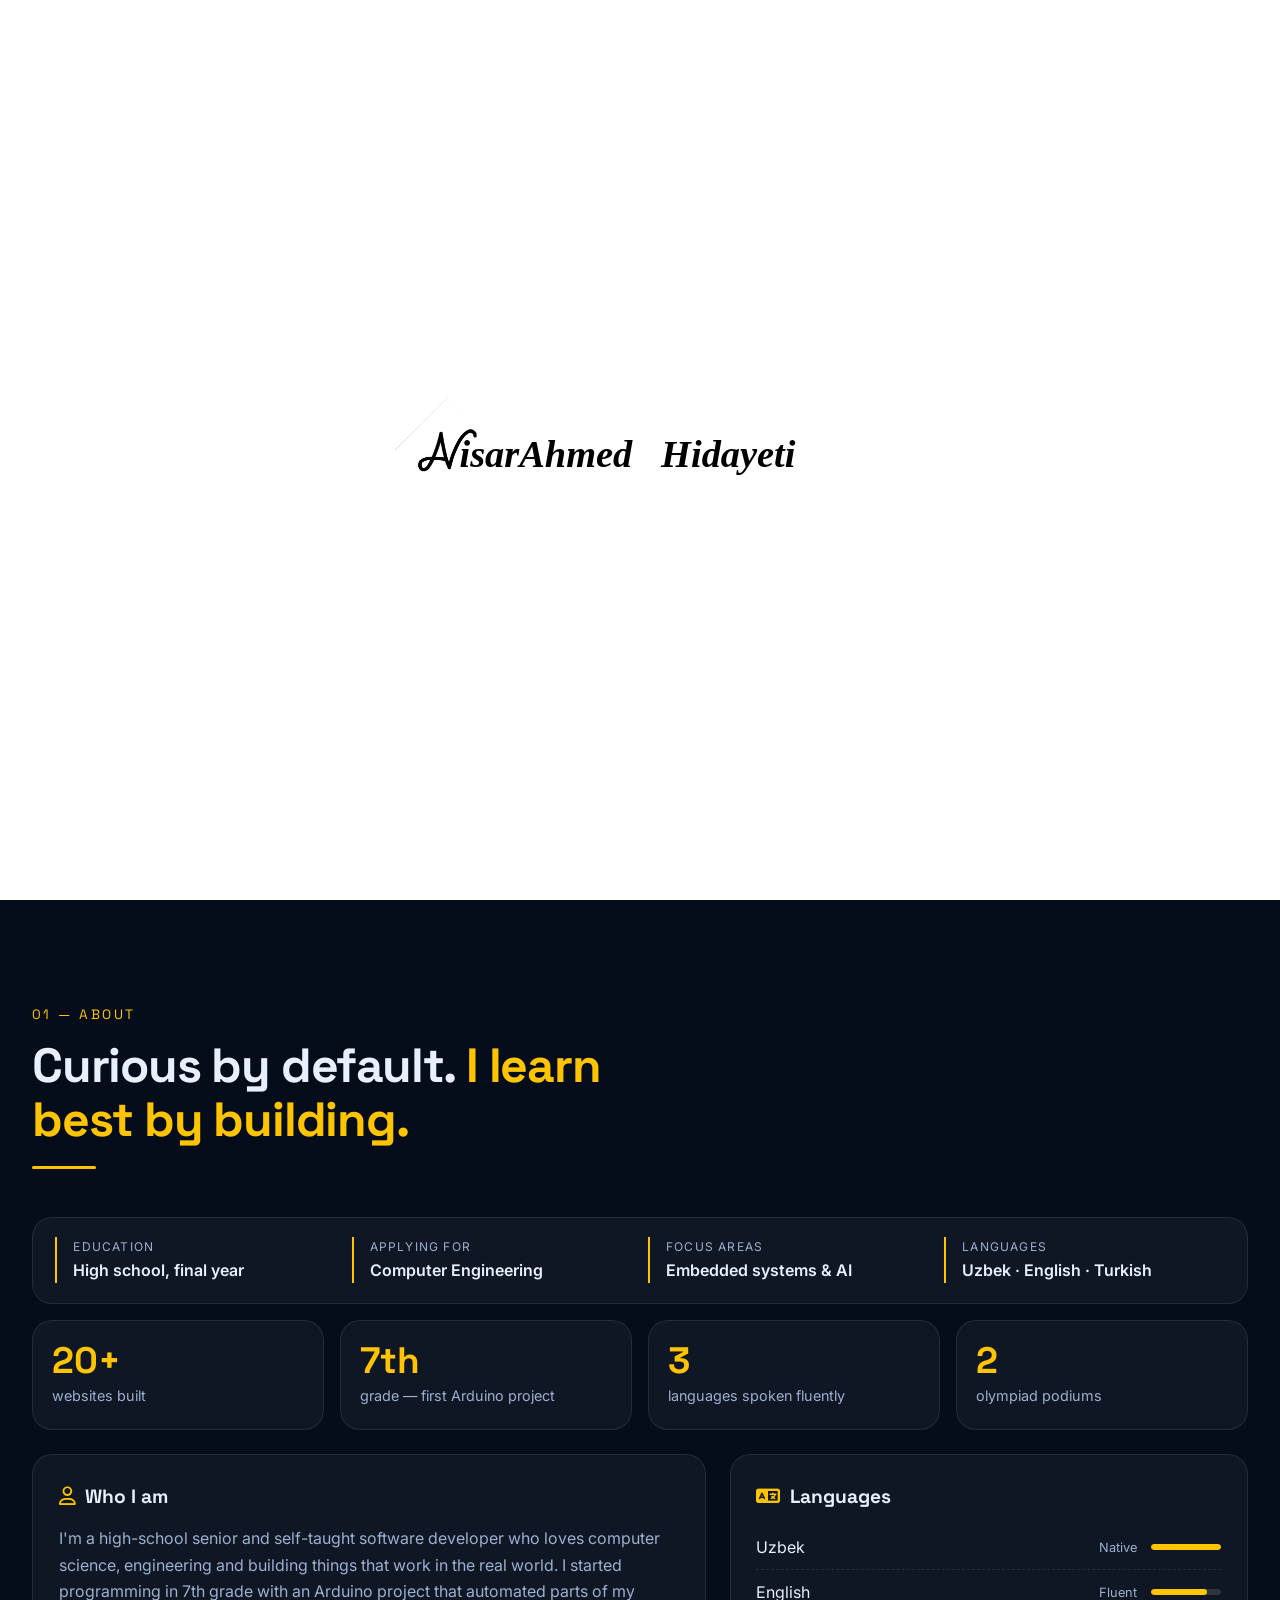
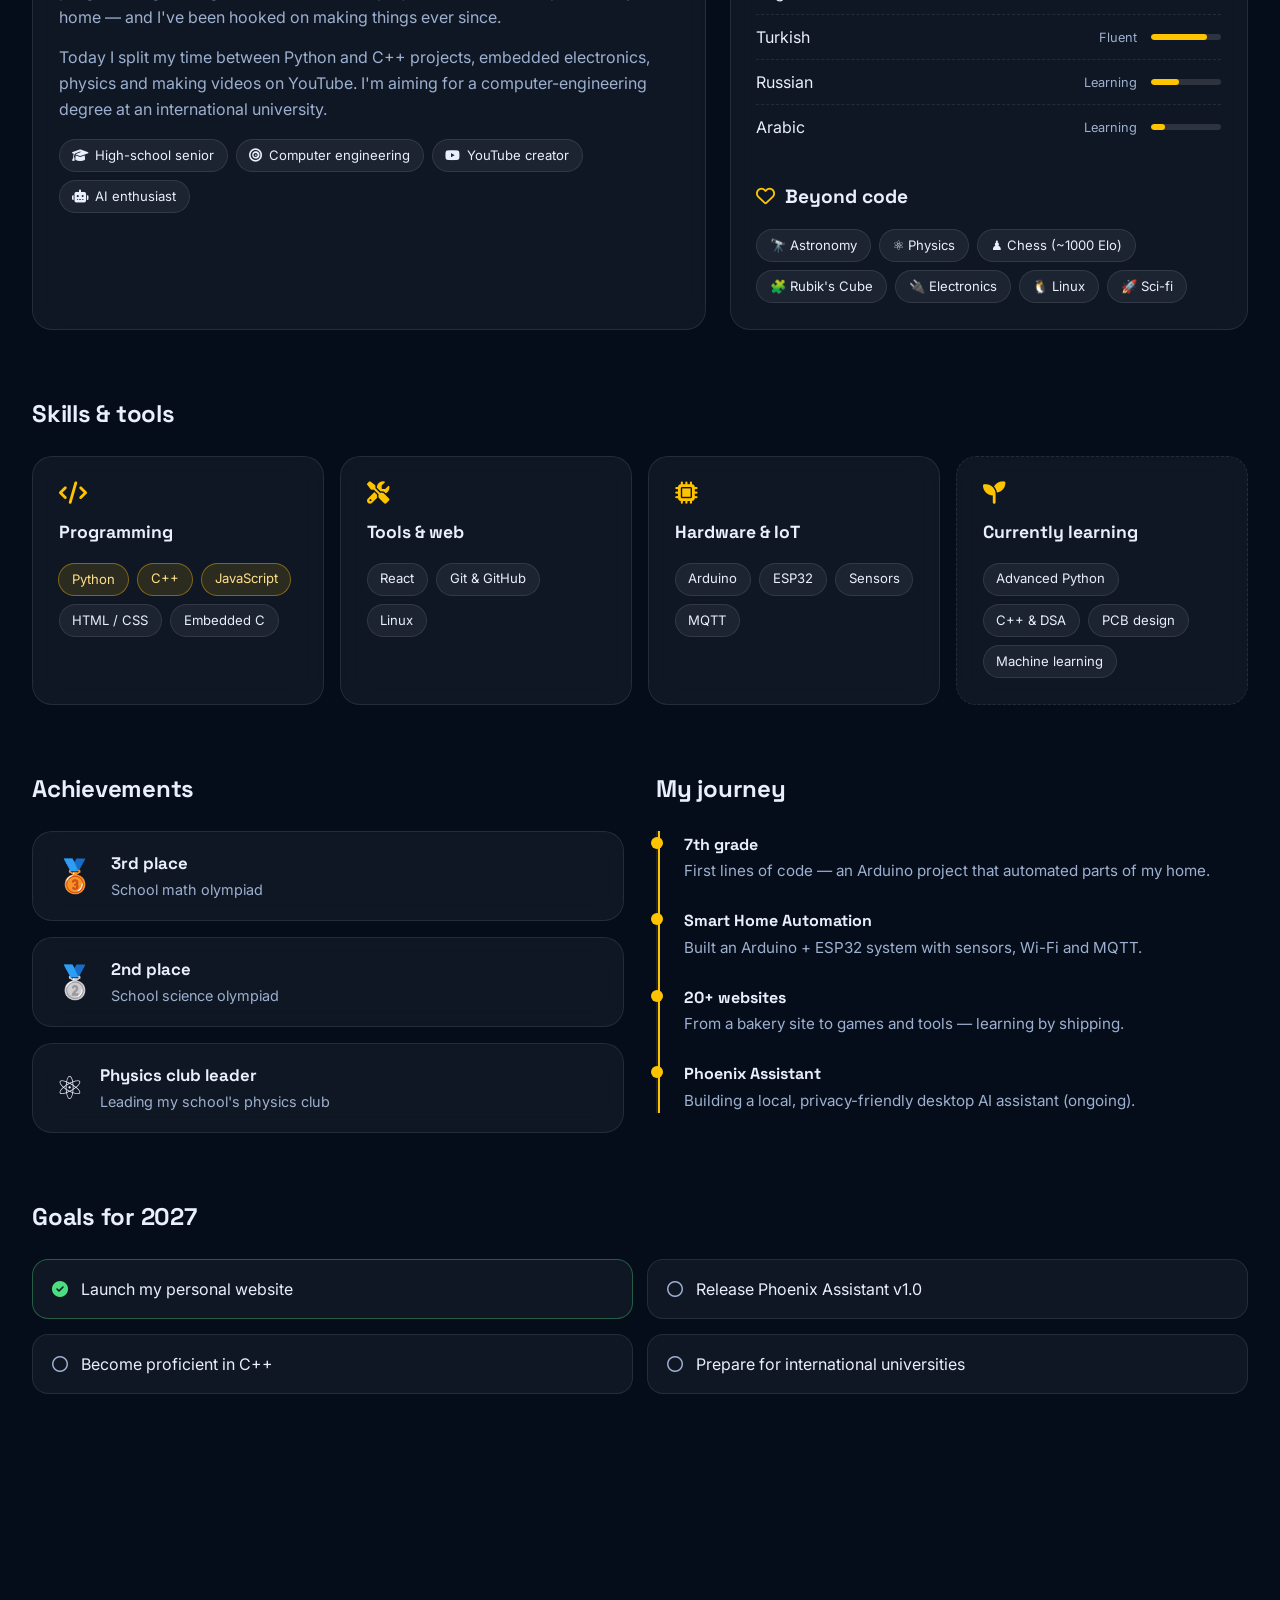
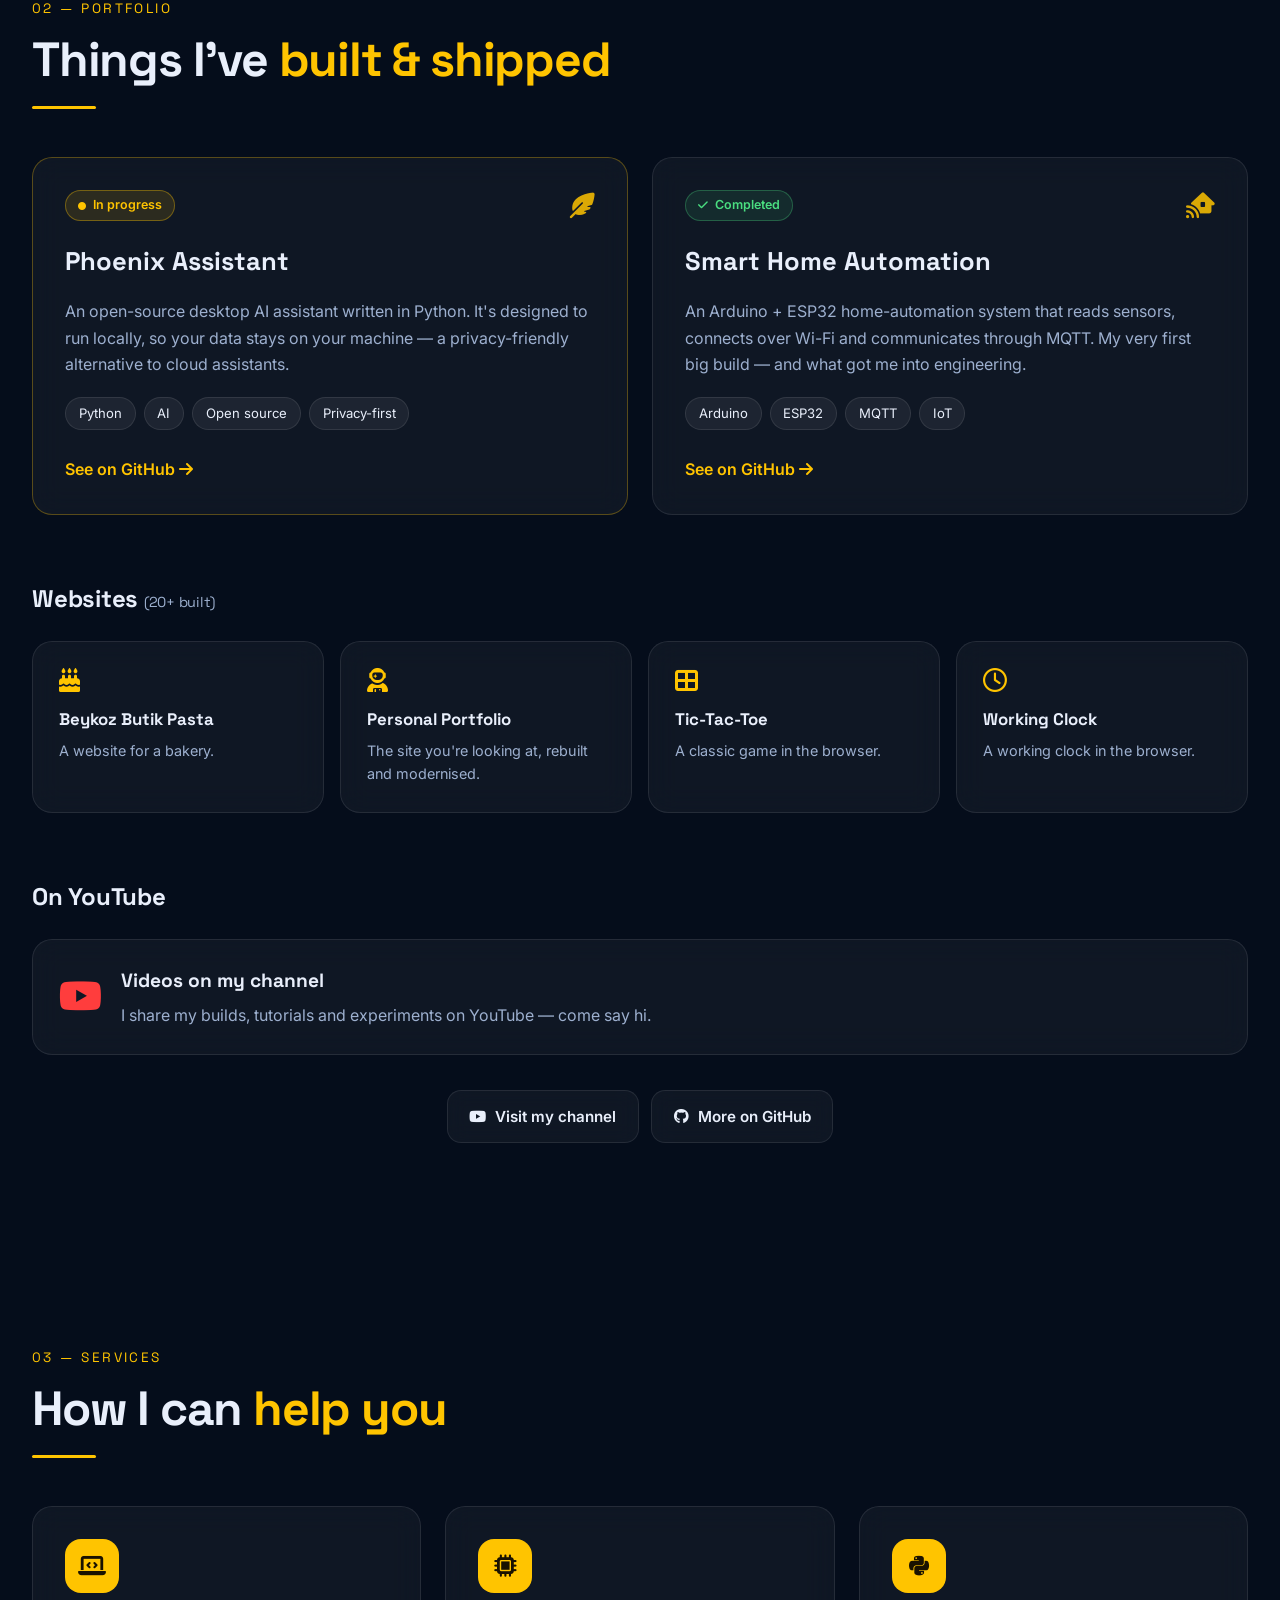
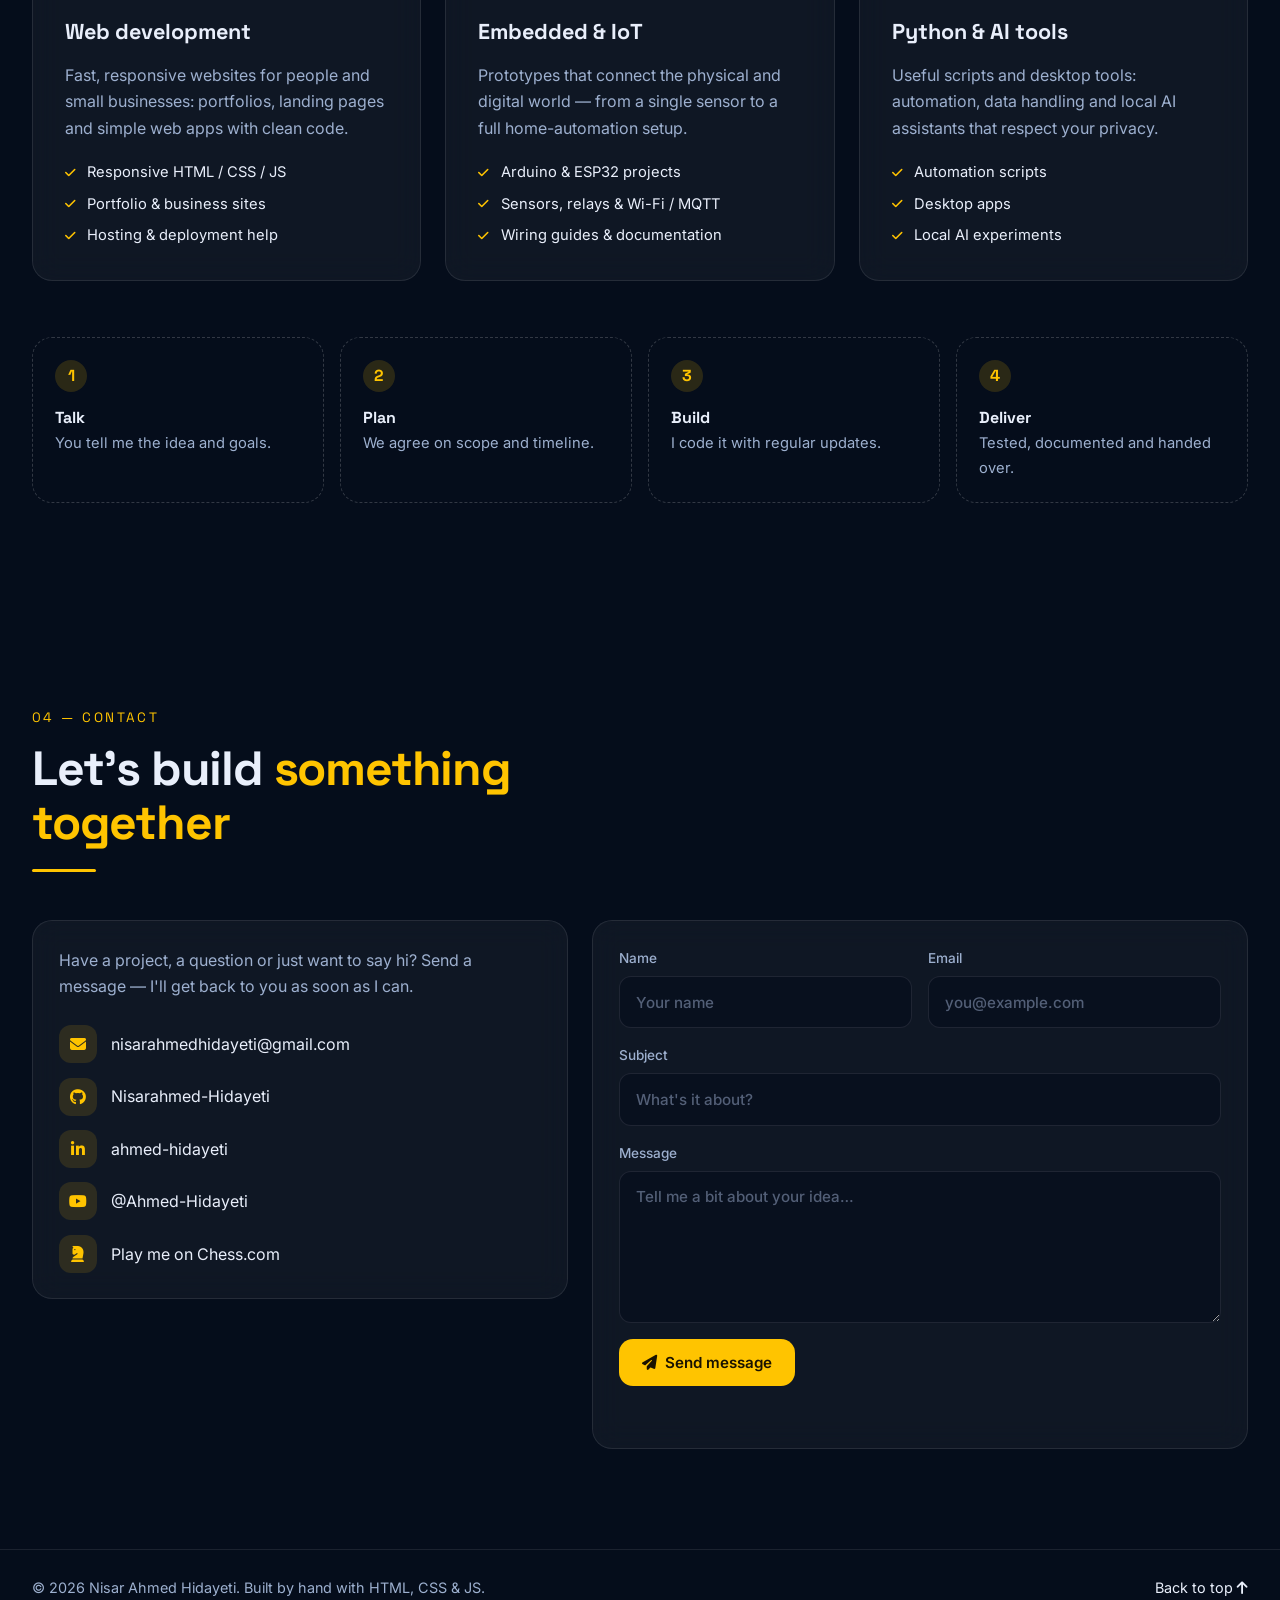
<file: Personal-website-main/index.html>
<!DOCTYPE html>
<html lang="en">
  <head>
    <meta charset="UTF-8" />
    <meta
      name="viewport"
      content="width=device-width, initial-scale=1.0,viewport-fit=cover"
    />
    <title>Nisar Ahmed Hidayeti — Software Developer &amp; Maker</title>
    <meta
      name="description"
      content="Portfolio of Nisar Ahmed Hidayeti (Ahmed): self-taught software developer, embedded-systems tinkerer and AI enthusiast preparing for computer engineering at university."
    />
    <meta name="theme-color" content="#050d1b" />
    <meta property="og:title" content="Nisar Ahmed Hidayeti — Software Developer & Maker" />
    <meta
      property="og:description"
      content="Python, C++, Arduino/ESP32, web development and open-source AI. Projects, skills and contact."
    />
    <meta property="og:type" content="website" />
    <meta property="og:image" content="./images/mann.png" />

    <link rel="stylesheet" href="./css/heather.css" />
    <link rel="stylesheet" href="./css/general.css" />
    <link rel="stylesheet" href="./css/animation.css" />
    <link rel="stylesheet" href="./css/firstpage.css" />
    <link rel="stylesheet" href="./css/wholepages.css" />
    <script defer src="./script/animation.js"></script>
    <script defer src="./script/general.js"></script>
    <script defer src="./script/heater.js"></script>
    <script defer src="./script/secondpage.js"></script>
    <link
      rel="stylesheet"
      href="https://cdnjs.cloudflare.com/ajax/libs/font-awesome/6.5.1/css/all.min.css"
      integrity="sha512-DTOQO9RWCH3ppGqcWaEA1BIZOC6xxalwEsw9c2QQeAIftl+Vegovlnee1c9QX4TctnWMn13TZye+giMm8e2LwA=="
      crossorigin="anonymous"
      referrerpolicy="no-referrer"
    />
    <link rel="preconnect" href="https://fonts.googleapis.com" />
    <link rel="preconnect" href="https://fonts.gstatic.com" crossorigin />
    <link
      href="https://fonts.googleapis.com/css2?family=Inter:wght@400;500;600&family=Space+Grotesk:wght@500;600;700&family=Roboto:ital,wght@0,400;0,500;0,700;1,500;1,700&family=Varela+Round&display=swap"
      rel="stylesheet"
    />
    <link rel="icon" href="./images/icon.png" />
    <script type="application/ld+json">
      {
        "@context": "https://schema.org",
        "@type": "Person",
        "name": "Nisar Ahmed Hidayeti",
        "alternateName": "Ahmed Hidayeti",
        "url": "https://nisarahmedhidayeti.netlify.app/",
        "email": "mailto:nisarahmedhidayeti@gmail.com",
        "jobTitle": "Student & software developer",
        "knowsLanguage": ["uz", "en", "tr"],
        "sameAs": [
          "https://github.com/Nisarahmed-Hidayeti",
          "https://www.linkedin.com/in/ahmed-hidayeti/",
          "https://www.youtube.com/@Ahmed-Hidayeti"
        ]
      }
    </script>
  </head>
  <body>
    <!-- ===== LOADING ANIMATION (unchanged) ===== -->
    <div id="animation">
      <div id="background">
        <img id="backgroundimg" src="./images/icon.png" alt="" />
        <p id="name">isarAhmed &nbsp Hidayeti</p>
      </div>
    </div>
    <!-- ===== /LOADING ANIMATION ===== -->

    <div id="progress" aria-hidden="true"></div>
    <div class="container">
      <div id="backgroundbody"></div>

      <header>
        <nav class="nav" aria-label="Main">
          <a href="#home" class="brand" aria-label="Home">
            <img src="./images/logo2.png" alt="NisarAhmed" />
          </a>
          <ul class="nav-links" id="navLinks">
            <li><a href="#home" data-nav="home">Home</a></li>
            <li><a href="#about" data-nav="about">About</a></li>
            <li><a href="#portfolio" data-nav="portfolio">Portfolio</a></li>
            <li><a href="#services" data-nav="services">Services</a></li>
            <li><a href="#contact" data-nav="contact">Contact</a></li>
          </ul>
          <a href="#contact" class="nav-cta">Let's talk</a>
          <button
            class="nav-toggle"
            id="navToggle"
            aria-label="Open menu"
            aria-expanded="false"
            aria-controls="navLinks"
          >
            <span></span><span></span><span></span>
          </button>
        </nav>
      </header>

      <section class="myfirstpage" id="home">
        <div id="firstintroduce">
          <p class="hello">
            Hi there <span id="waveinghand">👋</span> I'm Ahmed
          </p>
          <h1>
            I build <span class="rotator" id="rotator">AI tools</span><span class="caret"></span>
          </h1>
          <p class="lead">
            Self-taught developer and maker. I write Python and C++, wire up
            Arduino/ESP32 hardware and design websites &mdash; and I'm preparing
            for computer engineering at university.
          </p>
          <div class="cta-row">
            <a class="btn btn-primary" id="CV" href="./images/mycv.pdf" target="_blank" rel="noopener" download="Ahmed-Hidayeti-CV.pdf">
              <i class="fa-solid fa-file-arrow-down"></i> Download CV
            </a>
            <a class="btn btn-ghost" href="#portfolio">
              <i class="fa-solid fa-layer-group"></i> View projects
            </a>
            <a class="btn btn-ghost" id="email" href="mailto:nisarahmedhidayeti@gmail.com">
              <i class="fa-solid fa-envelope"></i> Email me
            </a>
          </div>
          <ul class="socials" aria-label="Social links">
            <li><a id="github" href="https://github.com/Nisarahmed-Hidayeti" target="_blank" rel="noopener" aria-label="GitHub"><i class="fa-brands fa-github"></i></a></li>
            <li><a id="LinkedIn" href="https://www.linkedin.com/in/ahmed-hidayeti/" target="_blank" rel="noopener" aria-label="LinkedIn"><i class="fa-brands fa-linkedin-in"></i></a></li>
            <li><a id="YouTube" href="https://www.youtube.com/@Ahmed-Hidayeti" target="_blank" rel="noopener" aria-label="YouTube"><i class="fa-brands fa-youtube"></i></a></li>
            <li><a id="X" href="https://x.com/AhmedHidayet507" target="_blank" rel="noopener" aria-label="X"><i class="fa-brands fa-x-twitter"></i></a></li>
            <li><a id="instagram" href="https://www.instagram.com/ahmednw06/" target="_blank" rel="noopener" aria-label="Instagram"><i class="fa-brands fa-instagram"></i></a></li>
          </ul>
        </div>

        <div class="photo-wrap">
          <div id="picofme" role="img" aria-label="Photo of Ahmed"></div>
        </div>

        <a href="#about" class="scroll-hint" aria-label="Scroll to About">
          <i class="fa-solid fa-chevron-down"></i>
        </a>
      </section>
    </div>

    <main id="wholepages">
      <!-- ================= ABOUT ================= -->
      <section id="about" class="section">
        <div class="wrap">
          <div class="section-head reveal">
            <span class="eyebrow">01 &mdash; About</span>
            <h2>Curious by default. <span class="grad">I learn best by building.</span></h2>
          </div>

          <dl class="glance reveal">
            <div><dt>Education</dt><dd>High school, final year</dd></div>
            <div><dt>Applying for</dt><dd>Computer Engineering</dd></div>
            <div><dt>Focus areas</dt><dd>Embedded systems &amp; AI</dd></div>
            <div><dt>Languages</dt><dd>Uzbek · English · Turkish</dd></div>
          </dl>

          <div class="stats reveal">
            <div class="stat"><b data-count="20" data-suffix="+">20+</b><span>websites built</span></div>
            <div class="stat"><b>7th</b><span>grade &mdash; first Arduino project</span></div>
            <div class="stat"><b data-count="3">3</b><span>languages spoken fluently</span></div>
            <div class="stat"><b data-count="2">2</b><span>olympiad podiums</span></div>
          </div>

          <div class="grid-about">
            <article class="card reveal">
              <h3><i class="fa-regular fa-user"></i> Who I am</h3>
              <p>
                I'm a high-school senior and self-taught software developer who
                loves computer science, engineering and building things that
                work in the real world. I started programming in 7th grade with
                an Arduino project that automated parts of my home &mdash; and
                I've been hooked on making things ever since.
              </p>
              <p>
                Today I split my time between Python and C++ projects, embedded
                electronics, physics and making videos on YouTube. I'm aiming
                for a computer-engineering degree at an international
                university.
              </p>
              <div class="chips">
                <span class="chip"><i class="fa-solid fa-graduation-cap"></i> High-school senior</span>
                <span class="chip"><i class="fa-solid fa-bullseye"></i> Computer engineering</span>
                <span class="chip"><i class="fa-brands fa-youtube"></i> YouTube creator</span>
                <span class="chip"><i class="fa-solid fa-robot"></i> AI enthusiast</span>
              </div>
            </article>

            <article class="card reveal">
              <h3><i class="fa-solid fa-language"></i> Languages</h3>
              <ul class="langs">
                <li><span>Uzbek</span><em>Native</em><i class="dots" data-level="5"></i></li>
                <li><span>English</span><em>Fluent</em><i class="dots" data-level="4"></i></li>
                <li><span>Turkish</span><em>Fluent</em><i class="dots" data-level="4"></i></li>
                <li><span>Russian</span><em>Learning</em><i class="dots" data-level="2"></i></li>
                <li><span>Arabic</span><em>Learning</em><i class="dots" data-level="1"></i></li>
              </ul>
              <h3 class="mt"><i class="fa-regular fa-heart"></i> Beyond code</h3>
              <div class="chips">
                <span class="chip">🔭 Astronomy</span>
                <span class="chip">⚛️ Physics</span>
                <span class="chip">♟️ Chess (~1000 Elo)</span>
                <span class="chip">🧩 Rubik's Cube</span>
                <span class="chip">🔌 Electronics</span>
                <span class="chip">🐧 Linux</span>
                <span class="chip">🚀 Sci-fi</span>
              </div>
            </article>
          </div>

          <div class="sub-head reveal"><h3>Skills &amp; tools</h3></div>
          <div class="grid-skills">
            <article class="card skill reveal">
              <i class="fa-solid fa-code"></i>
              <h4>Programming</h4>
              <div class="chips"><span class="chip gold">Python</span><span class="chip gold">C++</span><span class="chip gold">JavaScript</span><span class="chip">HTML / CSS</span><span class="chip">Embedded C</span></div>
            </article>
            <article class="card skill reveal">
              <i class="fa-solid fa-screwdriver-wrench"></i>
              <h4>Tools &amp; web</h4>
              <div class="chips"><span class="chip">React</span><span class="chip">Git &amp; GitHub</span><span class="chip">Linux</span></div>
            </article>
            <article class="card skill reveal">
              <i class="fa-solid fa-microchip"></i>
              <h4>Hardware &amp; IoT</h4>
              <div class="chips"><span class="chip">Arduino</span><span class="chip">ESP32</span><span class="chip">Sensors</span><span class="chip">MQTT</span></div>
            </article>
            <article class="card skill reveal learning">
              <i class="fa-solid fa-seedling"></i>
              <h4>Currently learning</h4>
              <div class="chips"><span class="chip">Advanced Python</span><span class="chip">C++ &amp; DSA</span><span class="chip">PCB design</span><span class="chip">Machine learning</span></div>
            </article>
          </div>

          <div class="grid-two">
            <div>
              <div class="sub-head reveal"><h3>Achievements</h3></div>
              <div class="ach">
                <article class="card ach-card reveal"><span class="medal">🥉</span><div><b>3rd place</b><p>School math olympiad</p></div></article>
                <article class="card ach-card reveal"><span class="medal">🥈</span><div><b>2nd place</b><p>School science olympiad</p></div></article>
                <article class="card ach-card reveal"><span class="medal">⚛️</span><div><b>Physics club leader</b><p>Leading my school's physics club</p></div></article>
              </div>
            </div>
            <div>
              <div class="sub-head reveal"><h3>My journey</h3></div>
              <ol class="timeline">
                <li class="reveal"><b>7th grade</b><p>First lines of code &mdash; an Arduino project that automated parts of my home.</p></li>
                <li class="reveal"><b>Smart Home Automation</b><p>Built an Arduino + ESP32 system with sensors, Wi-Fi and MQTT.</p></li>
                <li class="reveal"><b>20+ websites</b><p>From a bakery site to games and tools &mdash; learning by shipping.</p></li>
                <li class="reveal"><b>Phoenix Assistant</b><p>Building a local, privacy-friendly desktop AI assistant (ongoing).</p></li>
              </ol>
            </div>
          </div>

          <div class="sub-head reveal"><h3>Goals for 2027</h3></div>
          <ul class="goals reveal">
            <li class="done"><i class="fa-solid fa-circle-check"></i> Launch my personal website</li>
            <li><i class="fa-regular fa-circle"></i> Release Phoenix Assistant v1.0</li>
            <li><i class="fa-regular fa-circle"></i> Become proficient in C++</li>
            <li><i class="fa-regular fa-circle"></i> Prepare for international universities</li>
          </ul>
        </div>
      </section>

      <!-- ================= PORTFOLIO ================= -->
      <section id="portfolio" class="section">
        <div class="wrap">
          <div class="section-head reveal">
            <span class="eyebrow">02 &mdash; Portfolio</span>
            <h2>Things I've <span class="grad">built &amp; shipped</span></h2>
          </div>

          <div class="grid-projects">
            <article class="card project featured reveal">
              <div class="project-top">
                <span class="badge live"><i class="fa-solid fa-circle"></i> In progress</span>
                <i class="fa-solid fa-feather-pointed project-icon"></i>
              </div>
              <h3>Phoenix Assistant</h3>
              <p>
                An open-source desktop AI assistant written in Python. It's
                designed to run locally, so your data stays on your machine
                &mdash; a privacy-friendly alternative to cloud assistants.
              </p>
              <div class="chips"><span class="chip">Python</span><span class="chip">AI</span><span class="chip">Open source</span><span class="chip">Privacy-first</span></div>
              <a class="link" href="https://github.com/Nisarahmed-Hidayeti" target="_blank" rel="noopener">See on GitHub <i class="fa-solid fa-arrow-right"></i></a>
            </article>

            <article class="card project reveal">
              <div class="project-top">
                <span class="badge done"><i class="fa-solid fa-check"></i> Completed</span>
                <i class="fa-solid fa-house-signal project-icon"></i>
              </div>
              <h3>Smart Home Automation</h3>
              <p>
                An Arduino + ESP32 home-automation system that reads sensors,
                connects over Wi-Fi and communicates through MQTT. My very
                first big build &mdash; and what got me into engineering.
              </p>
              <div class="chips"><span class="chip">Arduino</span><span class="chip">ESP32</span><span class="chip">MQTT</span><span class="chip">IoT</span></div>
              <a class="link" href="https://github.com/Nisarahmed-Hidayeti" target="_blank" rel="noopener">See on GitHub <i class="fa-solid fa-arrow-right"></i></a>
            </article>
          </div>

          <div class="sub-head reveal"><h3>Websites <small>(20+ built)</small></h3></div>
          <div class="grid-sites">
            <article class="card site reveal"><i class="fa-solid fa-cake-candles"></i><h4>Beykoz Butik Pasta</h4><p>A website for a bakery.</p></article>
            <article class="card site reveal"><i class="fa-solid fa-user-astronaut"></i><h4>Personal Portfolio</h4><p>The site you're looking at, rebuilt and modernised.</p></article>
            <article class="card site reveal"><i class="fa-solid fa-table-cells-large"></i><h4>Tic-Tac-Toe</h4><p>A classic game in the browser.</p></article>
            <article class="card site reveal"><i class="fa-regular fa-clock"></i><h4>Working Clock</h4><p>A working clock in the browser.</p></article>
          </div>

          <div class="sub-head reveal"><h3>On YouTube</h3></div>
          <div class="videos" id="videos"></div>
          <p class="center reveal">
            <a class="btn btn-ghost" href="https://www.youtube.com/@Ahmed-Hidayeti" target="_blank" rel="noopener"><i class="fa-brands fa-youtube"></i> Visit my channel</a>
            <a class="btn btn-ghost" href="https://github.com/Nisarahmed-Hidayeti" target="_blank" rel="noopener"><i class="fa-brands fa-github"></i> More on GitHub</a>
          </p>
        </div>
      </section>

      <!-- ================= SERVICES ================= -->
      <section id="services" class="section">
        <div class="wrap">
          <div class="section-head reveal">
            <span class="eyebrow">03 &mdash; Services</span>
            <h2>How I can <span class="grad">help you</span></h2>
          </div>
          <div class="grid-services">
            <article class="card service reveal">
              <span class="svc-ico"><i class="fa-solid fa-laptop-code"></i></span>
              <h3>Web development</h3>
              <p>Fast, responsive websites for people and small businesses: portfolios, landing pages and simple web apps with clean code.</p>
              <ul><li>Responsive HTML / CSS / JS</li><li>Portfolio &amp; business sites</li><li>Hosting &amp; deployment help</li></ul>
            </article>
            <article class="card service reveal">
              <span class="svc-ico"><i class="fa-solid fa-microchip"></i></span>
              <h3>Embedded &amp; IoT</h3>
              <p>Prototypes that connect the physical and digital world &mdash; from a single sensor to a full home-automation setup.</p>
              <ul><li>Arduino &amp; ESP32 projects</li><li>Sensors, relays &amp; Wi-Fi / MQTT</li><li>Wiring guides &amp; documentation</li></ul>
            </article>
            <article class="card service reveal">
              <span class="svc-ico"><i class="fa-brands fa-python"></i></span>
              <h3>Python &amp; AI tools</h3>
              <p>Useful scripts and desktop tools: automation, data handling and local AI assistants that respect your privacy.</p>
              <ul><li>Automation scripts</li><li>Desktop apps</li><li>Local AI experiments</li></ul>
            </article>
          </div>

          <div class="process reveal">
            <div class="step"><b>1</b><h4>Talk</h4><p>You tell me the idea and goals.</p></div>
            <div class="step"><b>2</b><h4>Plan</h4><p>We agree on scope and timeline.</p></div>
            <div class="step"><b>3</b><h4>Build</h4><p>I code it with regular updates.</p></div>
            <div class="step"><b>4</b><h4>Deliver</h4><p>Tested, documented and handed over.</p></div>
          </div>
        </div>
      </section>

      <!-- ================= CONTACT ================= -->
      <section id="contact" class="section">
        <div class="wrap">
          <div class="section-head reveal">
            <span class="eyebrow">04 &mdash; Contact</span>
            <h2>Let's build <span class="grad">something together</span></h2>
          </div>

          <div class="grid-contact">
            <div class="card contact-info reveal">
              <p>
                Have a project, a question or just want to say hi? Send a
                message &mdash; I'll get back to you as soon as I can.
              </p>
              <ul class="contact-list">
                <li><i class="fa-solid fa-envelope"></i><a href="mailto:nisarahmedhidayeti@gmail.com">nisarahmedhidayeti@gmail.com</a></li>
                <li><i class="fa-brands fa-github"></i><a href="https://github.com/Nisarahmed-Hidayeti" target="_blank" rel="noopener">Nisarahmed-Hidayeti</a></li>
                <li><i class="fa-brands fa-linkedin-in"></i><a href="https://www.linkedin.com/in/ahmed-hidayeti/" target="_blank" rel="noopener">ahmed-hidayeti</a></li>
                <li><i class="fa-brands fa-youtube"></i><a href="https://www.youtube.com/@Ahmed-Hidayeti" target="_blank" rel="noopener">@Ahmed-Hidayeti</a></li>
                <li><i class="fa-solid fa-chess-knight"></i><a href="https://www.chess.com/member/ahmednw06" target="_blank" rel="noopener">Play me on Chess.com</a></li>
              </ul>
            </div>

            <form class="card contact-form reveal" id="contactForm" name="contact" method="POST" action="/?success=1" data-netlify="true" netlify-honeypot="bot-field">
              <input type="hidden" name="form-name" value="contact" />
              <p class="hp"><label>Don't fill this out: <input name="bot-field" tabindex="-1" autocomplete="off" /></label></p>
              <div class="row">
                <label>Name<input type="text" name="name" required autocomplete="name" placeholder="Your name" /></label>
                <label>Email<input type="email" name="email" required autocomplete="email" placeholder="you@example.com" /></label>
              </div>
              <label>Subject<input type="text" name="subject" placeholder="What's it about?" /></label>
              <label>Message<textarea name="message" rows="5" required placeholder="Tell me a bit about your idea…"></textarea></label>
              <button class="btn btn-primary" type="submit"><i class="fa-solid fa-paper-plane"></i> Send message</button>
              <p class="form-status" id="formStatus" role="status" aria-live="polite"></p>
            </form>
          </div>
        </div>
      </section>

      <footer class="footer">
        <div class="wrap footer-in">
          <span>© <span id="year">2026</span> Nisar Ahmed Hidayeti. Built by hand with HTML, CSS &amp; JS.</span>
          <a href="#home">Back to top <i class="fa-solid fa-arrow-up"></i></a>
        </div>
      </footer>
    </main>
  </body>
</html>
</file>
<file: Personal-website-main/css/heather.css>
/* ===== Header / navigation ===== */
header {
  position: fixed;
  top: -15%; /* hidden until the loader finishes (animation.js sets top: 0) */
  left: 0;
  width: 100%;
  z-index: 100;
  padding: 14px 20px;
  opacity: 0;
  filter: blur(10px);
  transition: cubic-bezier(0, 0, 0.1, 1.5) all 0.9s;
  pointer-events: none;
}

.nav {
  pointer-events: auto;
  position: relative;
  width: min(1280px, 100%);
  margin-inline: auto;
  display: flex;
  align-items: center;
  gap: 1rem;
  padding: 0.55rem 0.7rem 0.55rem 1.2rem;
  border-radius: 18px;
  background: rgba(7, 20, 40, 0.55);
  border: 1px solid var(--border);
  backdrop-filter: blur(18px) saturate(140%);
  -webkit-backdrop-filter: blur(18px) saturate(140%);
  transition: background 0.3s;
}
header.scrolled .nav {
  background: rgba(5, 13, 27, 0.82);
}

.brand {
  display: block;
  line-height: 0;
}
.brand img {
  height: 40px;
  width: auto;
  display: block;
  transition: transform 0.3s;
}
.brand:hover img {
  transform: translate(-2px, -2px);
}

.nav-links {
  display: flex;
  gap: 0.2rem;
  margin-left: auto;
}
.nav-links a {
  position: relative;
  display: block;
  padding: 0.5rem 0.95rem;
  border-radius: 10px;
  color: var(--muted);
  text-decoration: none;
  font-weight: 500;
  font-size: 0.93rem;
  transition: color 0.25s, background 0.25s;
}
.nav-links a:hover {
  color: var(--text);
  background: rgba(255, 255, 255, 0.06);
}
.nav-links a.active {
  color: var(--gold);
}
.nav-links a.active::after {
  content: "";
  position: absolute;
  left: 50%;
  bottom: 2px;
  width: 16px;
  height: 2px;
  margin-left: -8px;
  border-radius: 2px;
  background: var(--gold);
}

.nav-cta {
  padding: 0.55rem 1.1rem;
  border-radius: 12px;
  font-weight: 600;
  font-size: 0.9rem;
  text-decoration: none;
  color: #1a1200;
  background: var(--gold);
  transition: transform 0.25s, background 0.25s;
}
.nav-cta:hover {
  transform: translateY(-2px);
  background: #ffd23f;
}

.nav-toggle {
  display: none;
  width: 42px;
  height: 42px;
  margin-left: auto;
  background: var(--surface);
  border: 1px solid var(--border);
  border-radius: 12px;
  flex-direction: column;
  align-items: center;
  justify-content: center;
  gap: 5px;
}
.nav-toggle span {
  width: 18px;
  height: 2px;
  background: var(--text);
  border-radius: 2px;
  transition: transform 0.3s, opacity 0.3s;
}
.nav-toggle[aria-expanded="true"] span:nth-child(1) {
  transform: translateY(7px) rotate(45deg);
}
.nav-toggle[aria-expanded="true"] span:nth-child(2) {
  opacity: 0;
}
.nav-toggle[aria-expanded="true"] span:nth-child(3) {
  transform: translateY(-7px) rotate(-45deg);
}

@media (max-width: 820px) {
  header {
    padding: 10px 12px;
  }
  .nav-cta {
    display: none;
  }
  .nav-toggle {
    display: flex;
  }
  .nav-links {
    position: absolute;
    top: calc(100% + 10px);
    left: 0;
    right: 0;
    flex-direction: column;
    gap: 0.2rem;
    padding: 0.6rem;
    margin: 0;
    border-radius: 18px;
    background: rgba(5, 13, 27, 0.96);
    border: 1px solid var(--border);
    backdrop-filter: blur(18px);
    box-shadow: 0 20px 50px rgba(0, 0, 0, 0.5);
    opacity: 0;
    visibility: hidden;
    transform: translateY(-8px);
    transition: opacity 0.25s, transform 0.25s, visibility 0.25s;
  }
  .nav-links.open {
    opacity: 1;
    visibility: visible;
    transform: none;
  }
  .nav-links a {
    padding: 0.85rem 1rem;
    font-size: 1rem;
  }
  .nav-links a.active::after {
    display: none;
  }
}
</file>
<file: Personal-website-main/css/general.css>
/* ===== Design tokens ===== */
:root {
  --bg: #050d1b;
  --bg-2: #071a33;
  --surface: rgba(255, 255, 255, 0.045);
  --surface-2: rgba(255, 255, 255, 0.08);
  --border: rgba(255, 255, 255, 0.09);
  --text: #e9effb;
  --muted: #9db0cf;
  --gold: #ffc400; /* same gold as your original nav hover */
  --gold-2: #ff9d00;
  --cyan: #4cc9f0;
  --radius: 20px;
  --font-body: "Inter", system-ui, -apple-system, "Segoe UI", sans-serif;
  --font-head: "Space Grotesk", "Inter", system-ui, sans-serif;
}

html {
  scroll-behavior: smooth;
  scroll-padding-top: 90px;
}

* {
  padding: 0;
  margin: 0;
  box-sizing: border-box;
}

body {
  background-color: var(--bg);
  overflow-x: hidden;
  cursor: url("../images/normal.png"), auto;
  -webkit-font-smoothing: antialiased;
}

/* colours/fonts are set on these wrappers (not <body>) so the loader keeps
   its original look */
.container,
#wholepages {
  color: var(--text);
  font-family: var(--font-body);
  font-size: 1rem;
  line-height: 1.65;
}

a,
button,
.btn {
  cursor: url("../images/pointer.png"), pointer;
}

img {
  max-width: 100%;
  display: block;
}

ul,
ol {
  list-style: none;
}

::selection {
  background: var(--gold);
  color: #111;
}

:focus-visible {
  outline: 2px solid var(--gold);
  outline-offset: 3px;
  border-radius: 6px;
}

/* The loader fades out but stays in the DOM for a while; this lets clicks
   pass through it (does not change how the loader looks). */
#animation {
  pointer-events: none;
}

/* ===== Fixed background ===== */
#backgroundbody {
  position: fixed;
  inset: 0;
  z-index: -1;
  background-color: var(--bg);
  background-image: linear-gradient(180deg, rgba(5, 13, 27, 0.7), rgba(5, 13, 27, 0.94)),
    url("../images/ilk.jpg");
  background-size: cover;
  background-position: center;
}
#backgroundbody::after {
  content: "";
  position: absolute;
  inset: 0;
  background-image: radial-gradient(rgba(255, 255, 255, 0.07) 1px, transparent 1px);
  background-size: 34px 34px;
  mask-image: radial-gradient(70% 60% at 50% 40%, #000, transparent);
  -webkit-mask-image: radial-gradient(70% 60% at 50% 40%, #000, transparent);
}

/* ===== Shared components ===== */
.wrap {
  width: min(1280px, 100% - 64px);
  margin-inline: auto;
}

.btn {
  display: inline-flex;
  align-items: center;
  gap: 0.55rem;
  padding: 0.8rem 1.35rem;
  border-radius: 14px;
  font-weight: 600;
  font-size: 0.95rem;
  text-decoration: none;
  border: 1px solid transparent;
  transition: transform 0.25s, box-shadow 0.25s, background 0.25s,
    border-color 0.25s;
  font-family: var(--font-body);
}
.btn:hover {
  transform: translateY(-3px);
}
.btn-primary {
  background: var(--gold);
  color: #1a1200;
}
.btn-primary:hover {
  background: #ffd23f;
}
.btn-ghost {
  background: var(--surface);
  color: var(--text);
  border-color: var(--border);
  backdrop-filter: blur(10px);
}
.btn-ghost:hover {
  background: var(--surface-2);
  border-color: rgba(255, 196, 0, 0.5);
}

.card {
  position: relative;
  background: var(--surface);
  border: 1px solid var(--border);
  border-radius: var(--radius);
  padding: 1.6rem;
  backdrop-filter: blur(14px);
  -webkit-backdrop-filter: blur(14px);
  transition: transform 0.35s, border-color 0.35s, background 0.35s;
  overflow: hidden;
}
.card:hover {
  border-color: rgba(255, 196, 0, 0.35);
  transform: translateY(-4px);
}

.chips {
  display: flex;
  flex-wrap: wrap;
  gap: 0.5rem;
  margin-top: 1rem;
}
.chip {
  display: inline-flex;
  align-items: center;
  gap: 0.4rem;
  font-size: 0.82rem;
  padding: 0.3rem 0.8rem;
  border-radius: 999px;
  background: rgba(255, 255, 255, 0.06);
  border: 1px solid var(--border);
  color: var(--text);
}
.chip.gold {
  background: rgba(255, 196, 0, 0.12);
  border-color: rgba(255, 196, 0, 0.4);
  color: #ffe08a;
}

.grad {
  color: var(--gold);
}

/* ===== Scroll reveal ===== */
.js .reveal {
  opacity: 0;
  transform: translateY(28px);
  transition: opacity 0.8s cubic-bezier(0.2, 0.7, 0.2, 1),
    transform 0.8s cubic-bezier(0.2, 0.7, 0.2, 1), border-color 0.35s,
    background 0.35s;
  transition-delay: var(--d, 0s);
}
.js .reveal.in {
  opacity: 1;
  transform: none;
}
.js .card.reveal.in:hover {
  transform: translateY(-4px);
  transition-delay: 0s;
}

@media (prefers-reduced-motion: reduce) {
  html {
    scroll-behavior: auto;
  }
  .js .reveal {
    opacity: 1;
    transform: none;
    transition: none;
  }
  *,
  *::before,
  *::after {
    animation-duration: 0.01ms !important;
  }
}
</file>
<file: Personal-website-main/css/animation.css>
#animation {
  display: block;
  opacity: 1;
  transition: all 1s;
}

#background {
  background-color: rgb(255, 255, 255);
  width: 100%;
  height: 100%;
  position: fixed;
  top: 0;
  left: 0;
  z-index: 999;
}

#background img {
  position: absolute;
  top: 50%;
  left: 50%;
  transform: translate(-50%, -50%) rotate(0deg);
  aspect-ratio: 1;
  width: 0%;
  /* animation: ani 1s ease-in-out infinite; */
  transition: all 1s;
  clip-path: polygon(0 0, 100% 0, 100% 100%, 0 100%);
}
@keyframes ani {
  100% {
    left: 35%;
    transform: translate(-50%, -50%) rotate(0deg);
    clip-path: polygon(50% 8.8%, 93% 50%, 50% 91%, 8.8% 50%);
  }
}

@keyframes ani2 {
  100% {
    left: 15%;
    transform: translate(-50%, -50%) rotate(0deg);
    clip-path: polygon(50% 8.8%, 93% 50%, 50% 91%, 8.8% 50%);
  }
}

#name {
  position: absolute;
  font-size: clamp(2px, 3vw, 60px);
  transform: translateY(-40%);
  top: 50%;
  left: 35.9%;
  width: 0px;
  overflow-x: hidden;
  transition: width 0.8s;
  font-weight: 900;
  font-style: italic;
  font-family: "Times New Roman", Times, serif;
  white-space: nowrap;
}

#name::-webkit-scrollbar {
  width: 3px;
}

.arrowbounce a {
  color: rgb(255, 255, 255);
  text-decoration: none;
  position: absolute;
  bottom: 1%;
  cursor: url("/images/pointer.png"), auto;
  width: 3%;
  display: flex;
  align-items: center;
  justify-content: center;
  aspect-ratio: 1;
  animation: bounce 1s infinite;
  border-radius: 50%;
  font-size: clamp(2px, 7vw, 30px);
  left: 46%;
  -webkit-text-stroke: 2px black;
}

@media (max-width: 600px) {
  #name {
    font-size: clamp(2px, 7vw, 60px);
    left: 18%;
  }
  .arrowbounce a {
    font-size: clamp(2px, 17vw, 30px);
    width: 10%;
    aspect-ratio: 1;
    left: 45%;
  }
}
@keyframes bounce {
  0%,
  20%,
  50%,
  80%,
  100% {
    transform: translateY(0);
  }
  40% {
    transform: translateY(-20px);
  }
  60% {
    transform: translateY(-10px);
  }
}
</file>
<file: Personal-website-main/css/firstpage.css>
/* ===== Hero ===== */
.myfirstpage {
  position: relative;
  min-height: 100vh;
  min-height: 100svh;
  width: min(1280px, 100% - 64px);
  margin-inline: auto;
  display: grid;
  grid-template-columns: minmax(0, 0.9fr) minmax(0, 1.1fr);
  align-items: center;
  gap: 3rem;
  padding: 120px 0 80px;
}

#firstintroduce,
#picofme {
  /* animation.js sets left/right inline for the old layout; ignore them */
  left: auto !important;
  right: auto !important;
}
#firstintroduce {
  opacity: 0; /* revealed by animation.js after the loader */
  transition: opacity 0.8s, transform 0.8s;
}
#picofme {
  opacity: 0;
  transition: opacity 1.2s 0.2s;
}

.hello {
  display: inline-block;
  font-size: 1rem;
  font-weight: 500;
  color: var(--gold);
  padding: 0.4rem 0.95rem;
  border-radius: 999px;
  background: rgba(255, 196, 0, 0.1);
  border: 1px solid rgba(255, 196, 0, 0.3);
  margin-bottom: 1.4rem;
}

#waveinghand {
  animation: anim 0.8s infinite ease;
  display: inline-block;
  transform-origin: 70% 70%;
}
@keyframes anim {
  0% {
    transform: rotate(20deg);
  }
  66% {
    transform: rotate(-15deg);
  }
  100% {
    transform: rotate(20deg);
  }
}

h1 {
  min-height: 2.2em;
  font-family: var(--font-head);
  font-size: clamp(2.3rem, 5.6vw, 4.2rem);
  line-height: 1.08;
  letter-spacing: -0.03em;
  font-weight: 700;
}
.rotator {
  color: var(--gold);
}
.caret {
  display: inline-block;
  width: 3px;
  height: 0.9em;
  margin-left: 4px;
  background: var(--gold);
  vertical-align: -0.1em;
  animation: blink 1s steps(1) infinite;
}
@keyframes blink {
  50% {
    opacity: 0;
  }
}

.lead {
  margin-top: 1.4rem;
  max-width: 34rem;
  font-size: 1.08rem;
  color: var(--muted);
}

.cta-row {
  display: flex;
  flex-wrap: wrap;
  gap: 0.8rem;
  margin-top: 2rem;
}

.socials {
  display: flex;
  gap: 0.7rem;
  margin-top: 2rem;
}
.socials a {
  display: grid;
  place-items: center;
  width: 44px;
  height: 44px;
  border-radius: 14px;
  color: var(--text);
  background: var(--surface);
  border: 1px solid var(--border);
  text-decoration: none;
  font-size: 1.1rem;
  transition: transform 0.25s, color 0.25s, border-color 0.25s,
    background 0.25s;
}
.socials a:hover {
  transform: translateY(-4px);
  color: #1a1200;
  background: var(--gold);
  border-color: var(--gold);
}

/* photo */
.photo-wrap {
  position: relative;
  order: -1;
  justify-self: center;
  width: min(460px, 86%);
}
#picofme {
  position: relative;
  aspect-ratio: 1;
  border-radius: 32px;
  background-image: url("../images/mann.png");
  background-size: cover;
  background-position: center 20%;
  border: 1px solid rgba(255, 255, 255, 0.14);
  
}

.scroll-hint {
  position: absolute;
  bottom: 22px;
  left: 50%;
  margin-left: -18px;
  width: 36px;
  height: 36px;
  display: grid;
  place-items: center;
  color: var(--muted);
  border: 1px solid var(--border);
  border-radius: 50%;
  text-decoration: none;
  animation: bounce 1.6s infinite;
}

@media (max-width: 900px) {
  .myfirstpage {
    grid-template-columns: 1fr;
    gap: 2.5rem;
    padding: 110px 0 90px;
    text-align: center;
  }
  .photo-wrap {
    width: min(260px, 62%);
  }
  .lead {
    margin-inline: auto;
  }
  .cta-row,
  .socials {
    justify-content: center;
  }
}
@media (max-width: 480px) {
  .btn {
    padding: 0.75rem 1.1rem;
  }
}

/* ===== Entrance animation (old behaviour: photo slides in from the left,
   text from the right, after the loader) ===== */
.photo-wrap,
#firstintroduce > * {
  transition: transform 1.1s cubic-bezier(0.2, 0.8, 0.2, 1), opacity 1s,
    filter 1s;
}
.myfirstpage:not(.entered) .photo-wrap {
  transform: translateX(-140px) scale(0.92);
  opacity: 0;
  filter: blur(8px);
}
.myfirstpage:not(.entered) #firstintroduce > * {
  transform: translateX(120px);
  opacity: 0;
  filter: blur(6px);
}
.myfirstpage:not(.entered) .scroll-hint {
  opacity: 0;
}
#firstintroduce > :nth-child(1) { transition-delay: 0.15s; }
#firstintroduce > :nth-child(2) { transition-delay: 0.3s; }
#firstintroduce > :nth-child(3) { transition-delay: 0.45s; }
#firstintroduce > :nth-child(4) { transition-delay: 0.6s; }
#firstintroduce > :nth-child(5) { transition-delay: 0.75s; }
.photo-wrap.tilt {
  transition: transform 0.15s linear;
}

@media (max-width: 900px) {
  .myfirstpage:not(.entered) .photo-wrap {
    transform: translateY(-40px) scale(0.92);
  }
  .myfirstpage:not(.entered) #firstintroduce > * {
    transform: translateY(40px);
  }
}
@media (prefers-reduced-motion: reduce) {
  .myfirstpage:not(.entered) .photo-wrap,
  .myfirstpage:not(.entered) #firstintroduce > * {
    transform: none;
    filter: none;
  }
}
</file>
<file: Personal-website-main/css/wholepages.css>
/* ===== Sections ===== */
#wholepages {
  position: relative;
  width: 100%;
}
.section {
  padding: 100px 0;
  position: relative;
}
.section-head {
  margin-bottom: 3rem;
}
.eyebrow {
  display: inline-block;
  font-family: var(--font-head);
  font-size: 0.85rem;
  letter-spacing: 0.18em;
  text-transform: uppercase;
  color: var(--gold);
  margin-bottom: 0.8rem;
}
.section h2 {
  font-family: var(--font-head);
  font-size: clamp(1.9rem, 4.4vw, 3rem);
  line-height: 1.12;
  letter-spacing: -0.025em;
  max-width: 20ch;
}
.sub-head {
  margin: 4rem 0 1.4rem;
}
.sub-head h3 {
  font-family: var(--font-head);
  font-size: 1.5rem;
  letter-spacing: -0.01em;
}
.sub-head small {
  color: var(--muted);
  font-weight: 400;
  font-size: 0.9rem;
}
.card h3 {
  font-family: var(--font-head);
  font-size: 1.2rem;
  margin-bottom: 0.8rem;
  display: flex;
  align-items: center;
  gap: 0.6rem;
}
.card h3 i {
  color: var(--gold);
}
.card p {
  color: var(--muted);
}
.card p + p {
  margin-top: 0.8rem;
}
.mt {
  margin-top: 2rem;
}
.center {
  text-align: center;
  margin-top: 2.2rem;
  display: flex;
  gap: 0.8rem;
  justify-content: center;
  flex-wrap: wrap;
}

/* ----- More animation ----- */
#progress {
  position: fixed;
  top: 0;
  left: 0;
  height: 3px;
  width: 100%;
  z-index: 200;
  background: var(--gold);
  transform: scaleX(0);
  transform-origin: left;
}
.section-head {
  position: relative;
  padding-bottom: 1.4rem;
}
.section-head::after {
  content: "";
  position: absolute;
  left: 0;
  bottom: 0;
  height: 3px;
  width: 0;
  border-radius: 3px;
  background: var(--gold);
  transition: width 0.9s cubic-bezier(0.2, 0.8, 0.2, 1) 0.4s;
}
.section-head.in::after {
  width: 64px;
}
.js .reveal[data-anim="left"] { transform: translateX(-50px); }
.js .reveal[data-anim="right"] { transform: translateX(50px); }
.js .reveal[data-anim="zoom"] { transform: scale(0.88); }
.js .reveal[data-anim].in { transform: none; }
.timeline {
  border-left-color: transparent;
  background: linear-gradient(var(--gold), var(--gold)) no-repeat left top / 2px 0;
  transition: background-size 1.6s ease;
}
.timeline.grow {
  background-size: 2px 100%;
}
.glance {
  display: grid;
  grid-template-columns: repeat(4, 1fr);
  gap: 1rem;
  margin-bottom: 1rem;
  padding: 1.2rem 1.4rem;
  border-radius: var(--radius);
  border: 1px solid var(--border);
  background: var(--surface);
}
.glance div {
  padding-left: 1rem;
  border-left: 2px solid var(--gold);
}
.glance dt {
  font-size: 0.75rem;
  letter-spacing: 0.1em;
  text-transform: uppercase;
  color: var(--muted);
}
.glance dd {
  font-weight: 600;
}

/* ----- About ----- */
.stats {
  display: grid;
  grid-template-columns: repeat(4, 1fr);
  gap: 1rem;
  margin-bottom: 1.5rem;
}
.stat {
  padding: 1.3rem 1.2rem;
  border-radius: var(--radius);
  background: var(--surface);
  border: 1px solid var(--border);
}
.stat b {
  display: block;
  font-family: var(--font-head);
  font-size: 2.3rem;
  line-height: 1.1;
  color: var(--gold);
}
.stat span {
  color: var(--muted);
  font-size: 0.9rem;
}
.grid-about {
  display: grid;
  grid-template-columns: 1.3fr 1fr;
  gap: 1.5rem;
}
.langs li {
  display: grid;
  grid-template-columns: 1fr auto auto;
  align-items: center;
  gap: 0.9rem;
  padding: 0.55rem 0;
  border-bottom: 1px dashed var(--border);
}
.langs li:last-child {
  border: 0;
}
.langs em {
  font-style: normal;
  font-size: 0.8rem;
  color: var(--muted);
}
.dots {
  position: relative;
  width: 70px;
  height: 6px;
  border-radius: 4px;
  background: rgba(255, 255, 255, 0.12);
  overflow: hidden;
}
.dots::after {
  content: "";
  position: absolute;
  inset: 0 auto 0 0;
  width: 0;
  border-radius: 4px;
  background: var(--gold);
  transition: width 1.2s cubic-bezier(0.2, 0.8, 0.2, 1) 0.4s;
}
.reveal.in .dots::after {
  width: calc(var(--lv, 5) * 20%);
}
.dots[data-level="1"] { --lv: 1; }
.dots[data-level="2"] { --lv: 2; }
.dots[data-level="3"] { --lv: 3; }
.dots[data-level="4"] { --lv: 4; }
.dots[data-level="5"] { --lv: 5; }

.grid-skills {
  display: grid;
  grid-template-columns: repeat(4, 1fr);
  gap: 1rem;
}
.skill > i {
  font-size: 1.4rem;
  color: var(--gold);
  margin-bottom: 0.8rem;
  display: block;
}
.skill h4 {
  font-family: var(--font-head);
  font-size: 1.1rem;
}
.skill.learning {
  border-style: dashed;
}
.grid-two {
  display: grid;
  grid-template-columns: 1fr 1fr;
  gap: 2rem;
}
.ach {
  display: grid;
  gap: 1rem;
}
.ach-card {
  display: flex;
  align-items: center;
  gap: 1rem;
  padding: 1.1rem 1.4rem;
}
.medal {
  font-size: 2rem;
}
.ach-card b {
  font-family: var(--font-head);
  font-size: 1.05rem;
}
.ach-card p {
  font-size: 0.9rem;
}
.timeline {
  position: relative;
  padding-left: 1.6rem;
  border-left: 2px solid var(--border);
  display: grid;
  gap: 1.5rem;
}
.timeline li {
  position: relative;
}
.timeline li::before {
  content: "";
  position: absolute;
  left: calc(-1.6rem - 7px);
  top: 6px;
  width: 12px;
  height: 12px;
  border-radius: 50%;
  background: var(--gold);
}
.timeline b {
  font-family: var(--font-head);
}
.timeline p {
  color: var(--muted);
  font-size: 0.95rem;
}
.goals {
  display: grid;
  grid-template-columns: repeat(2, 1fr);
  gap: 0.9rem;
}
.goals li {
  display: flex;
  align-items: center;
  gap: 0.8rem;
  padding: 1rem 1.2rem;
  border-radius: 16px;
  background: var(--surface);
  border: 1px solid var(--border);
}
.goals i {
  color: var(--muted);
}
.goals .done i {
  color: #4ade80;
}
.goals .done {
  border-color: rgba(74, 222, 128, 0.35);
}

/* ----- Portfolio ----- */
.grid-projects {
  display: grid;
  grid-template-columns: 1fr 1fr;
  gap: 1.5rem;
}
.project {
  display: flex;
  flex-direction: column;
  gap: 0.2rem;
  padding: 2rem;
}
.project.featured {
  border-color: rgba(255, 196, 0, 0.3);
}
.project h3 {
  font-size: 1.6rem;
  margin-top: 1rem;
}
.project-top {
  display: flex;
  justify-content: space-between;
  align-items: center;
}
.project-icon {
  font-size: 1.6rem;
  color: var(--gold);
  opacity: 0.85;
}
.badge {
  font-size: 0.78rem;
  font-weight: 600;
  padding: 0.25rem 0.75rem;
  border-radius: 999px;
}
.badge i {
  font-size: 0.5rem;
  vertical-align: middle;
  margin-right: 4px;
}
.badge.live {
  color: var(--gold);
  background: rgba(255, 196, 0, 0.12);
  border: 1px solid rgba(255, 196, 0, 0.35);
}
.badge.done {
  color: #4ade80;
  background: rgba(74, 222, 128, 0.1);
  border: 1px solid rgba(74, 222, 128, 0.3);
}
.badge.done i {
  font-size: 0.7rem;
}
.link {
  margin-top: auto;
  padding-top: 1.4rem;
  color: var(--gold);
  font-weight: 600;
  text-decoration: none;
}
.link i {
  transition: transform 0.25s;
}
.link:hover i {
  transform: translateX(5px);
}
.grid-sites {
  display: grid;
  grid-template-columns: repeat(4, 1fr);
  gap: 1rem;
}
.site > i {
  font-size: 1.5rem;
  color: var(--gold);
  margin-bottom: 0.9rem;
  display: block;
}
.site h4 {
  font-family: var(--font-head);
  font-size: 1.05rem;
  margin-bottom: 0.3rem;
}
.site p {
  font-size: 0.9rem;
}
.videos {
  display: grid;
  grid-template-columns: repeat(3, 1fr);
  gap: 1rem;
}
.video {
  display: block;
  text-decoration: none;
  color: var(--text);
  padding: 0;
}
.video img {
  width: 100%;
  aspect-ratio: 16/9;
  object-fit: cover;
}
.video span {
  display: block;
  padding: 0.9rem 1.1rem;
  font-weight: 500;
  font-size: 0.95rem;
}
.video-empty {
  grid-column: 1 / -1;
  display: flex;
  align-items: center;
  gap: 1.2rem;
  padding: 1.6rem;
}
.video-empty > i {
  font-size: 2.4rem;
  color: #ff3d3d;
}

/* ----- Services ----- */
.grid-services {
  display: grid;
  grid-template-columns: repeat(3, 1fr);
  gap: 1.5rem;
}
.service {
  padding: 2rem;
}
.svc-ico {
  display: grid;
  place-items: center;
  width: 54px;
  height: 54px;
  border-radius: 16px;
  font-size: 1.4rem;
  color: #1a1200;
  background: var(--gold);
  margin-bottom: 1.3rem;
}
.service h3 {
  font-size: 1.35rem;
}
.service ul {
  margin-top: 1.2rem;
  display: grid;
  gap: 0.45rem;
}
.service li {
  font-size: 0.92rem;
  color: var(--text);
  padding-left: 1.4rem;
  position: relative;
}
.service li::before {
  content: "\f00c";
  font-family: "Font Awesome 6 Free";
  font-weight: 900;
  position: absolute;
  left: 0;
  color: var(--gold);
  font-size: 0.75rem;
  top: 0.15rem;
}
.process {
  margin-top: 3.5rem;
  display: grid;
  grid-template-columns: repeat(4, 1fr);
  gap: 1rem;
  counter-reset: s;
}
.step {
  padding: 1.4rem;
  border-radius: var(--radius);
  border: 1px dashed rgba(255, 255, 255, 0.18);
}
.step b {
  display: inline-grid;
  place-items: center;
  width: 32px;
  height: 32px;
  border-radius: 50%;
  background: rgba(255, 196, 0, 0.15);
  color: var(--gold);
  font-family: var(--font-head);
  margin-bottom: 0.8rem;
}
.step h4 {
  font-family: var(--font-head);
}
.step p {
  color: var(--muted);
  font-size: 0.92rem;
}

/* ----- Contact ----- */
.grid-contact {
  display: grid;
  grid-template-columns: 0.9fr 1.1fr;
  gap: 1.5rem;
  align-items: start;
}
.contact-list {
  margin-top: 1.6rem;
  display: grid;
  gap: 0.9rem;
}
.contact-list li {
  display: flex;
  align-items: center;
  gap: 0.9rem;
}
.contact-list i {
  display: grid;
  place-items: center;
  flex: none;
  width: 38px;
  height: 38px;
  border-radius: 12px;
  background: rgba(255, 196, 0, 0.12);
  color: var(--gold);
}
.contact-list a {
  color: var(--text);
  text-decoration: none;
  word-break: break-all;
  transition: color 0.25s;
}
.contact-list a:hover {
  color: var(--gold);
}
.contact-form {
  display: grid;
  gap: 1rem;
}
.contact-form:hover {
  transform: none;
}
.contact-form .row {
  display: grid;
  grid-template-columns: 1fr 1fr;
  gap: 1rem;
}
.contact-form label {
  display: grid;
  gap: 0.4rem;
  font-size: 0.85rem;
  font-weight: 500;
  color: var(--muted);
}
.contact-form input,
.contact-form textarea {
  width: 100%;
  font: inherit;
  font-size: 0.95rem;
  color: var(--text);
  background: rgba(5, 13, 27, 0.6);
  border: 1px solid var(--border);
  border-radius: 12px;
  padding: 0.8rem 1rem;
  transition: border-color 0.25s, box-shadow 0.25s;
  resize: vertical;
}
.contact-form input::placeholder,
.contact-form textarea::placeholder {
  color: rgba(157, 176, 207, 0.5);
}
.contact-form input:focus,
.contact-form textarea:focus {
  outline: none;
  border-color: var(--gold);
  
}
.contact-form .btn {
  justify-self: start;
}
.hp {
  position: absolute;
  left: -9999px;
}
.form-status {
  min-height: 1.4em;
  font-size: 0.92rem;
}
.form-status.ok {
  color: #4ade80;
}
.form-status.err {
  color: #ff8a8a;
}
.form-status a {
  color: var(--gold);
}

.footer {
  border-top: 1px solid var(--border);
  padding: 1.6rem 0;
  color: var(--muted);
  font-size: 0.9rem;
}
.footer-in {
  display: flex;
  justify-content: space-between;
  align-items: center;
  gap: 1rem;
  flex-wrap: wrap;
}
.footer a {
  color: var(--text);
  text-decoration: none;
}
.footer a:hover {
  color: var(--gold);
}

/* ----- Responsive ----- */
@media (max-width: 980px) {
  .glance {
    grid-template-columns: repeat(2, 1fr);
  }
  .grid-skills,
  .grid-sites,
  .process {
    grid-template-columns: repeat(2, 1fr);
  }
  .stats {
    grid-template-columns: repeat(2, 1fr);
  }
  .grid-services,
  .videos {
    grid-template-columns: 1fr;
  }
}
@media (max-width: 760px) {
  .section {
    padding: 70px 0;
  }
  .grid-about,
  .grid-two,
  .grid-projects,
  .grid-contact,
  .goals,
  .contact-form .row {
    grid-template-columns: 1fr;
  }
  .sub-head {
    margin-top: 3rem;
  }
}
@media (max-width: 480px) {
  .grid-skills,
  .grid-sites,
  .process {
    grid-template-columns: 1fr;
  }
  .stat b {
    font-size: 1.9rem;
  }
}

/* ===== Print: the site prints cleanly as a CV-style PDF ===== */
@media print {
  header, #progress, #animation, #backgroundbody, .scroll-hint, .contact-form,
  .cta-row, .nav-toggle {
    display: none !important;
  }
  body, .container, #wholepages { background: #fff !important; color: #111 !important; }
  .card, .stat, .glance, .goals li { background: #fff !important; border-color: #ccc !important; backdrop-filter: none; }
  .card p, .stat span, .timeline p, .langs em { color: #333 !important; }
  .js .reveal { opacity: 1 !important; transform: none !important; }
  .section { padding: 24px 0; break-inside: avoid-page; }
  .myfirstpage { min-height: auto; padding: 20px 0; }
  #firstintroduce, #picofme, .photo-wrap, #firstintroduce > * { opacity: 1 !important; transform: none !important; filter: none !important; }
  h1, .section h2, .eyebrow, .rotator, .grad { color: #111 !important; }
}
</file>
